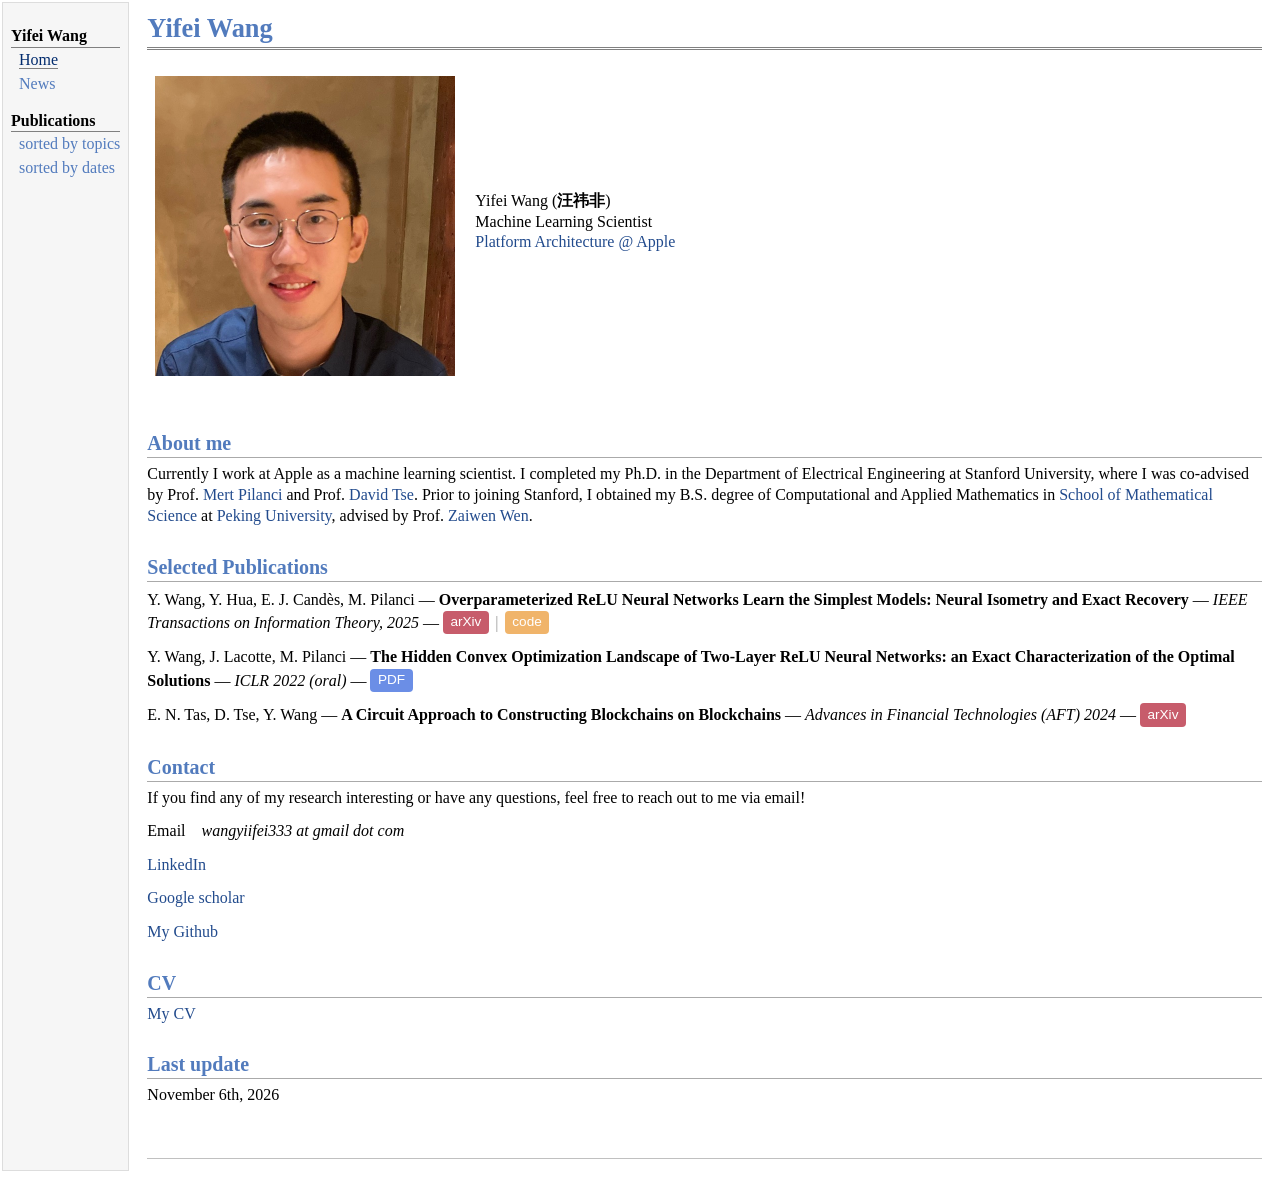
<file: index.html>
<!DOCTYPE html>
<html lang="en">
<head>
<meta name="generator" content="jemdoc, see http://jemdoc.jaboc.net/" />
<meta charset="utf-8" />
<meta name="viewport" content="width=device-width, initial-scale=1" />
<link rel="stylesheet" href="jemdoc.css" type="text/css" />
<title>Yifei Wang</title>
</head>
<body>
<table summary="Table for page layout." id="tlayout">
<tr valign="top">
<td id="layout-menu">
<div class="menu-category">Yifei Wang</div>
<div class="menu-item"><a href="index.html" class="current">Home</a></div>
<div class="menu-item"><a href="news.html">News</a></div>
<div class="menu-category">Publications</div>
<div class="menu-item"><a href="publications_topic.html">sorted&nbsp;by&nbsp;topics</a></div>
<div class="menu-item"><a href="publications_date.html">sorted&nbsp;by&nbsp;dates</a></div>
</td>
<td id="layout-content">
<div id="toptitle">
<h1>Yifei Wang</h1>
</div>
<table class="imgtable"><tr><td>
<img src="myphoto.JPG" alt="Yifei Wang" width="300" />&nbsp;</td>
<td align="left"><p>Yifei Wang (<span lang="utf-8" xml:lang="ko"><b>汪祎非</b></span>)<br />
Machine Learning Scientist <br />
<a href="https://www.apple.com">Platform Architecture @ Apple</a><br /></p>
</td></tr></table>
<p><br /></p>
<h2>About me</h2>
<p>Currently I work at Apple as a machine learning scientist. I completed my Ph.D. in the Department of Electrical Engineering at Stanford University, where I was co-advised by Prof. <a href="https://stanford.edu/~pilanci/">Mert Pilanci</a> and Prof. <a href="https://tselab.stanford.edu/people/principal-investigator/david-tse/">David Tse</a>. Prior to joining Stanford, I obtained my B.S. degree of Computational and Applied Mathematics in <a href="https://www.math.pku.edu.cn/en/">School of Mathematical Science</a> at <a href="https://english.pku.edu.cn">Peking University</a>, advised by Prof. <a href="https://bicmr.pku.edu.cn/~wenzw/">Zaiwen Wen</a>.</p>
<h2>Selected Publications</h2>
<div class="pub">Y. Wang, Y. Hua, E. J. Cand&egrave;s, M. Pilanci &mdash; <span class="pub-title">Overparameterized ReLU Neural Networks Learn the Simplest Models: Neural Isometry and Exact Recovery</span> &mdash; <em>IEEE Transactions on Information Theory, 2025</em> &mdash; <a class="badge arxiv" href="https://arxiv.org/abs/2209.15265">arXiv</a> <span class="sep">|</span> <a class="badge code" href="https://github.com/pilancilab/Neural-recovery">code</a></div>
<div class="pub">Y. Wang, J. Lacotte, M. Pilanci &mdash; <span class="pub-title">The Hidden Convex Optimization Landscape of Two-Layer ReLU Neural Networks: an Exact Characterization of the Optimal Solutions</span> &mdash; <em>ICLR 2022 (oral)</em> &mdash; <a class="badge pdf" href="https://openreview.net/pdf?id=Z7Lk2cQEG8a">PDF</a></div>
<div class="pub">E. N. Tas, D. Tse, Y. Wang &mdash; <span class="pub-title">A Circuit Approach to Constructing Blockchains on Blockchains</span> &mdash; <em>Advances in Financial Technologies (AFT) 2024</em> &mdash; <a class="badge arxiv" href="https://arxiv.org/abs/2402.00220">arXiv</a></div>
<h2>Contact</h2>
<p>If you find any of my research interesting or have any questions, feel free to reach out to me via email!</p>
<p>Email &nbsp;&nbsp; <i>wangyiifei333 at gmail dot com</i></p>
<p><a href="https://www.linkedin.com/in/yifei-wang-54a180218/">LinkedIn</a> </p>
<p><a href="https://scholar.google.com/citations?user=b4PmtFkAAAAJ&amp;hl=en">Google scholar</a> </p>
<p><a href="https://github.com/YiifeiWang">My Github</a> </p>
<h2>CV</h2>
<p><a href="files/YifeiWang_CV.pdf">My CV</a></p>
<h2>Last update</h2>
<p>November 6th, 2026</p>
<div id="footer">
<div id="footer-text">
</div>
</div>
</td>
</tr>
</table>
</body>
</html>
</file>
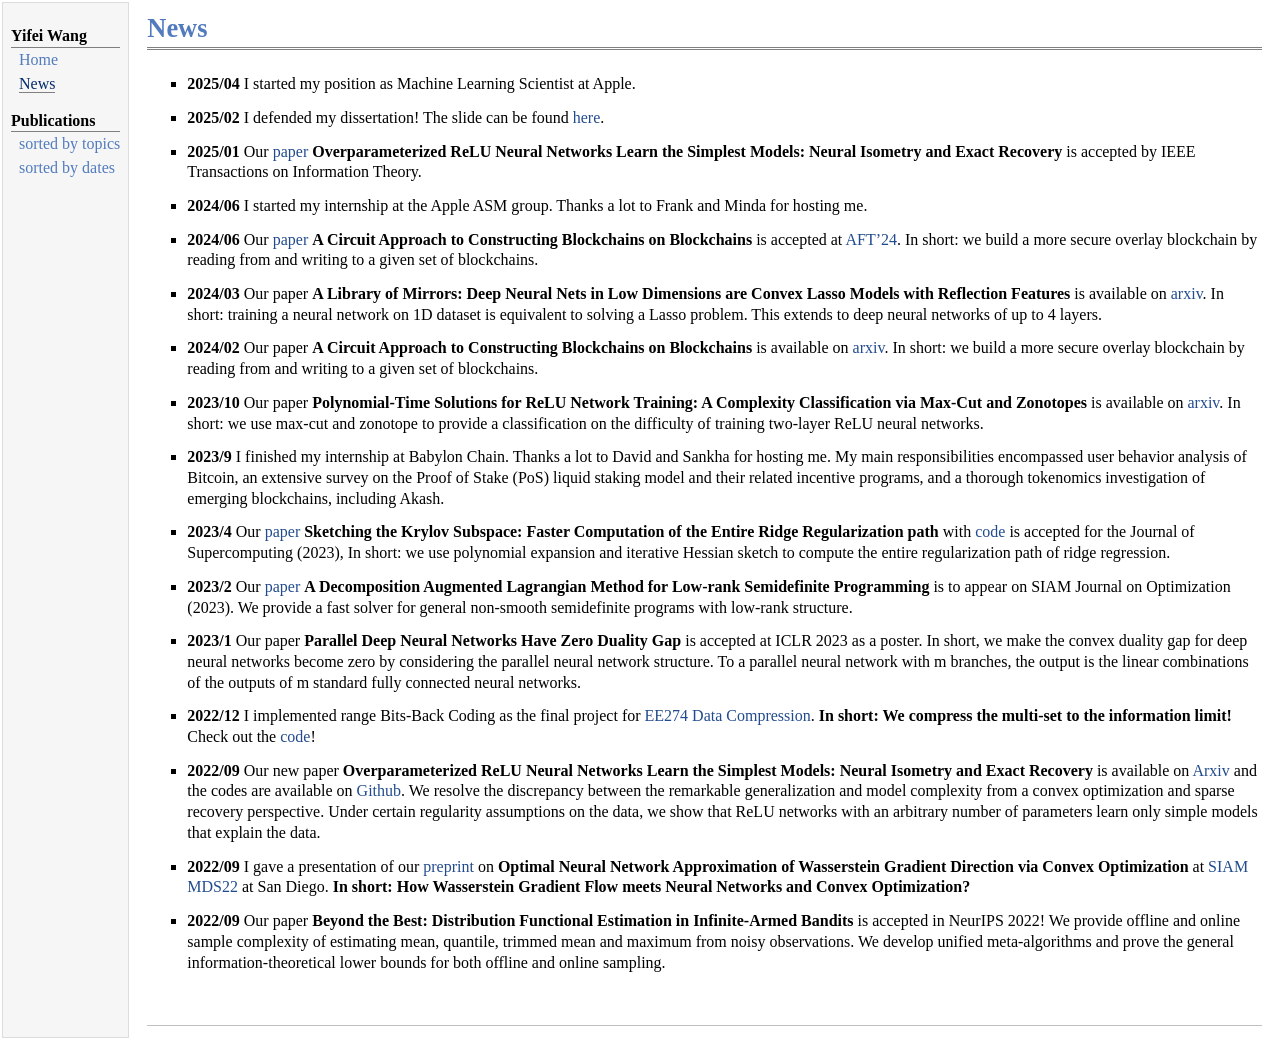
<file: news.html>
<!DOCTYPE html>
<html lang="en">
<head>
<meta name="generator" content="jemdoc, see http://jemdoc.jaboc.net/" />
<meta charset="utf-8" />
<meta name="viewport" content="width=device-width, initial-scale=1" />
<link rel="stylesheet" href="jemdoc.css" type="text/css" />
<title>News</title>
</head>
<body>
<table summary="Table for page layout." id="tlayout">
<tr valign="top">
<td id="layout-menu">
<div class="menu-category">Yifei Wang</div>
<div class="menu-item"><a href="index.html">Home</a></div>
<div class="menu-item"><a href="news.html" class="current">News</a></div>
<div class="menu-category">Publications</div>
<div class="menu-item"><a href="publications_topic.html">sorted&nbsp;by&nbsp;topics</a></div>
<div class="menu-item"><a href="publications_date.html">sorted&nbsp;by&nbsp;dates</a></div>
</td>
<td id="layout-content">
<div id="toptitle">
<h1>News</h1>
</div>
<ul>
<li><p><b>2025/04</b> I started my position as Machine Learning Scientist at Apple.</p>
</li>
</ul>
<ul>
<li><p><b>2025/02</b> I defended my dissertation! The slide can be found <a href="https://yiifeiwang.github.io/files/Yifei_s_Oral_Defense.pdf">here</a>.</p>
</li>
</ul>
<ul>
<li><p><b>2025/01</b> Our <a href="https://arxiv.org/abs/2209.15265">paper</a> <b>Overparameterized ReLU Neural Networks Learn the Simplest Models: Neural Isometry and Exact Recovery</b> is accepted by IEEE Transactions on Information Theory.</p>
</li>
</ul>
<ul>
<li><p><b>2024/06</b> I started my internship at the Apple ASM group. Thanks a lot to Frank and Minda for hosting me.</p>
</li>
</ul>
<ul>
<li><p><b>2024/06</b> Our <a href="https://arxiv.org/abs/2402.00220">paper</a> <b>A Circuit Approach to Constructing Blockchains on Blockchains</b> is accepted at <a href="https://aftconf.github.io/aft24/index.html">AFT&rsquo;24</a>. In short: we build a more secure overlay blockchain by reading from and writing to a given set of blockchains.</p>
</li>
</ul>
<ul>
<li><p><b>2024/03</b> Our paper <b>A Library of Mirrors: Deep Neural Nets in Low Dimensions are Convex Lasso Models with Reflection Features</b> is available on <a href="https://arxiv.org/pdf/2403.01046.pdf">arxiv</a>. In short: training a neural network on 1D dataset is equivalent to solving a Lasso problem. This extends to deep neural networks of up to 4 layers.</p>
</li>
</ul>
<ul>
<li><p><b>2024/02</b> Our paper <b>A Circuit Approach to Constructing Blockchains on Blockchains</b> is available on <a href="https://arxiv.org/abs/2402.00220">arxiv</a>. In short: we build a more secure overlay blockchain by reading from and writing to a given set of blockchains. </p>
</li>
</ul>
<ul>
<li><p><b>2023/10</b> Our paper <b>Polynomial-Time Solutions for ReLU Network Training: A Complexity Classification via Max-Cut and Zonotopes</b> is available on <a href="https://arxiv.org/abs/2311.10972">arxiv</a>. In short: we use max-cut and zonotope to provide a classification on the difficulty of training two-layer ReLU neural networks. </p>
</li>
</ul>
<ul>
<li><p><b>2023/9</b> I finished my internship at Babylon Chain. Thanks a lot to David and Sankha for hosting me. My main responsibilities encompassed user behavior analysis of Bitcoin, an extensive survey on the Proof of Stake (PoS) liquid staking model and their related incentive programs, and a thorough tokenomics investigation of emerging blockchains, including Akash. </p>
</li>
</ul>
<ul>
<li><p><b>2023/4</b> Our <a href="https://arxiv.org/pdf/2210.12212.pdf">paper</a> <b>Sketching the Krylov Subspace: Faster Computation of the Entire Ridge Regularization path</b> with <a href="https://github.com/pilancilab/IHS-BIN">code</a> is accepted for the Journal of Supercomputing (2023), In short: we use polynomial expansion and iterative Hessian sketch to compute the entire regularization path of ridge regression.</p>
</li>
</ul>
<ul>
<li><p><b>2023/2</b> Our <a href="https://arxiv.org/abs/2109.11707">paper</a> <b>A Decomposition Augmented Lagrangian Method for Low-rank Semidefinite Programming</b> is to appear on SIAM Journal on Optimization (2023). We provide a fast solver for general non-smooth semidefinite programs with low-rank structure.</p>
</li>
</ul>
<ul>
<li><p><b>2023/1</b> Our paper <b>Parallel Deep Neural Networks Have Zero Duality Gap</b> is accepted at ICLR 2023 as a poster. In short, we make the convex duality gap for deep neural networks become zero by considering the parallel neural network structure. To a parallel neural network with m branches, the output is the linear combinations of the outputs of m standard fully connected neural networks. </p>
</li>
</ul>
<ul>
<li><p><b>2022/12</b> I implemented range Bits-Back Coding as the final project for <a href="https://stanforddatacompressionclass.github.io/Fall22/">EE274 Data Compression</a>. <b>In short: We compress the multi-set to the information limit!</b> Check out the <a href="https://github.com/YiifeiWang/Bits-back-Coding">code</a>!</p>
</li>
</ul>
<ul>
<li><p><b>2022/09</b> Our new paper <b>Overparameterized ReLU Neural Networks Learn the Simplest Models: Neural Isometry and Exact Recovery</b> is available on <a href="https://arxiv.org/abs/2209.15265">Arxiv</a> and the codes are available on <a href="https://github.com/pilancilab/Neural-recovery">Github</a>. We resolve the discrepancy between the remarkable generalization and model complexity from a convex optimization and sparse recovery perspective. Under certain regularity assumptions on the data, we show that ReLU networks with an arbitrary number of parameters learn only simple models that explain the data.</p>
</li>
</ul>
<ul>
<li><p><b>2022/09</b> I gave a presentation of our <a href="https://arxiv.org/pdf/2205.13098.pdf">preprint</a> on <b>Optimal Neural Network Approximation of Wasserstein Gradient Direction via Convex Optimization</b> at <a href="https://siammds22.us2.pathable.com/meetings/virtual/hAcND2raXY7cYvG2m">SIAM MDS22</a> at San Diego. <b>In short: How Wasserstein Gradient Flow meets Neural Networks and Convex Optimization?</b></p>
</li>
</ul>
<ul>
<li><p><b>2022/09</b> Our paper <b>Beyond the Best: Distribution Functional Estimation in Infinite-Armed Bandits</b> is accepted in NeurIPS 2022! We provide offline and online sample complexity of estimating mean, quantile, trimmed mean and maximum from noisy observations. We develop unified meta-algorithms and prove the general information-theoretical lower bounds for both offline and online sampling.</p>
</li>
</ul>
<div id="footer">
<div id="footer-text">
</div>
</div>
</td>
</tr>
</table>
</body>
</html>
</file>
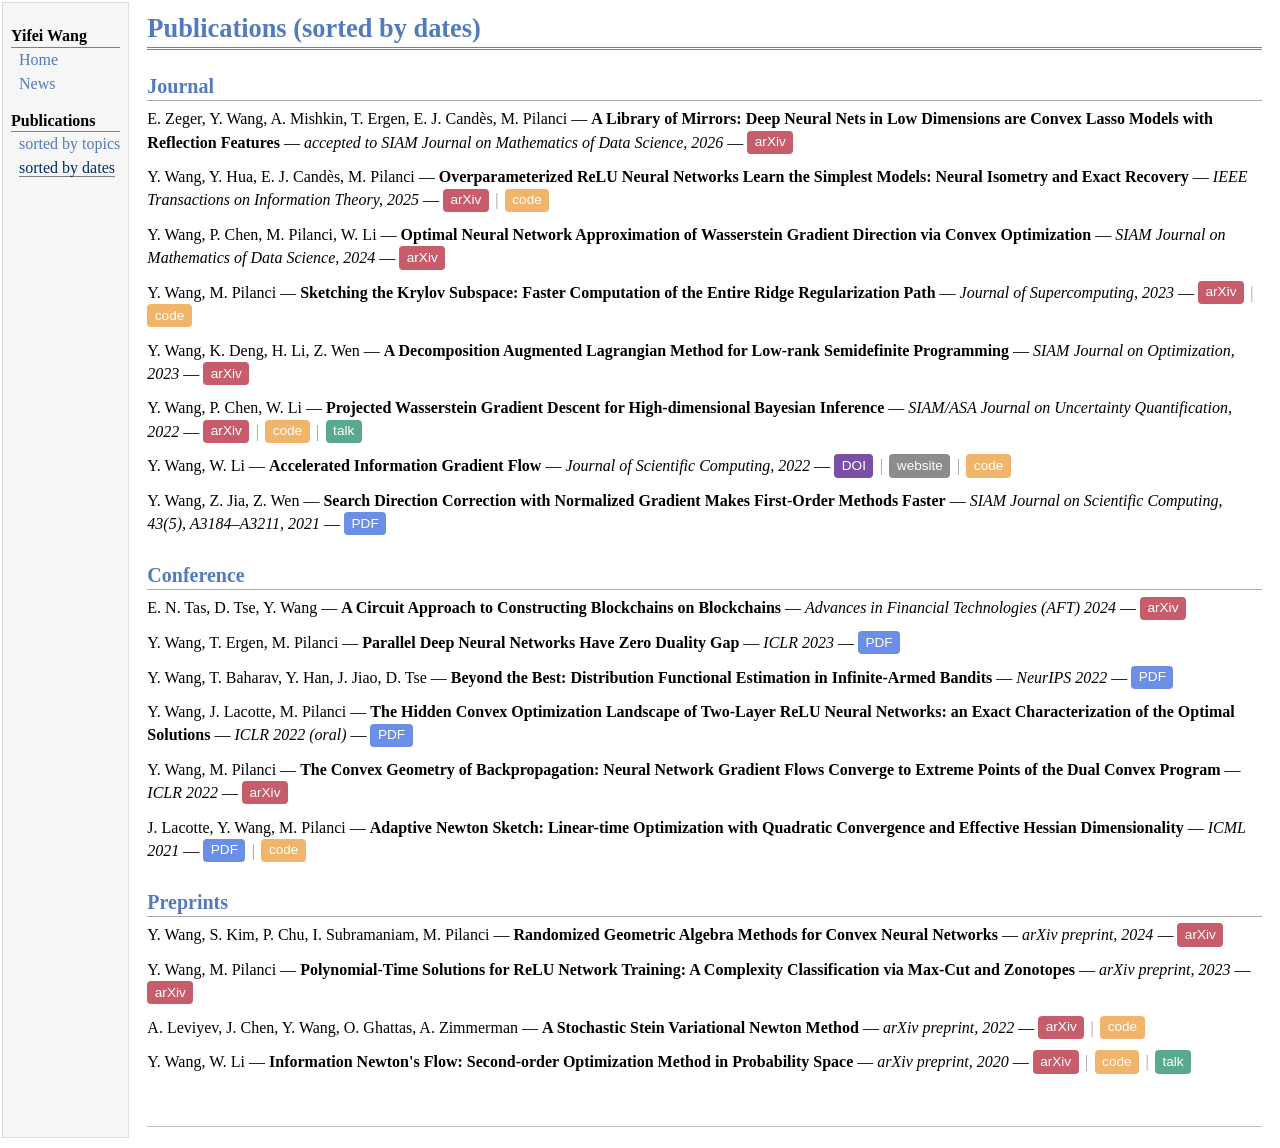
<file: publications_date.html>
<!DOCTYPE html>
<html lang="en">
<head>
<meta name="generator" content="jemdoc, see http://jemdoc.jaboc.net/" />
<meta charset="utf-8" />
<meta name="viewport" content="width=device-width, initial-scale=1" />
<link rel="stylesheet" href="jemdoc.css" type="text/css" />
<title>Publications (sorted by dates)</title>
</head>
<body>
<table summary="Table for page layout." id="tlayout">
<tr valign="top">
<td id="layout-menu">
<div class="menu-category">Yifei Wang</div>
<div class="menu-item"><a href="index.html">Home</a></div>
<div class="menu-item"><a href="news.html">News</a></div>
<div class="menu-category">Publications</div>
<div class="menu-item"><a href="publications_topic.html">sorted&nbsp;by&nbsp;topics</a></div>
<div class="menu-item"><a href="publications_date.html" class="current">sorted&nbsp;by&nbsp;dates</a></div>
</td>
<td id="layout-content">
<div id="toptitle">
<h1>Publications (sorted by dates)</h1>
</div>
<h2>Journal</h2>
<div class="pub">E. Zeger, Y. Wang, A. Mishkin, T. Ergen, E. J. Cand&egrave;s, M. Pilanci &mdash; <span class="pub-title">A Library of Mirrors: Deep Neural Nets in Low Dimensions are Convex Lasso Models with Reflection Features</span> &mdash; <em>accepted to SIAM Journal on Mathematics of Data Science, 2026</em> &mdash; <a class="badge arxiv" href="https://arxiv.org/abs/2403.01046">arXiv</a></div>
<div class="pub">Y. Wang, Y. Hua, E. J. Cand&egrave;s, M. Pilanci &mdash; <span class="pub-title">Overparameterized ReLU Neural Networks Learn the Simplest Models: Neural Isometry and Exact Recovery</span> &mdash; <em>IEEE Transactions on Information Theory, 2025</em> &mdash; <a class="badge arxiv" href="https://arxiv.org/abs/2209.15265">arXiv</a> <span class="sep">|</span> <a class="badge code" href="https://github.com/pilancilab/Neural-recovery">code</a></div>
<div class="pub">Y. Wang, P. Chen, M. Pilanci, W. Li &mdash; <span class="pub-title">Optimal Neural Network Approximation of Wasserstein Gradient Direction via Convex Optimization</span> &mdash; <em>SIAM Journal on Mathematics of Data Science, 2024</em> &mdash; <a class="badge arxiv" href="https://arxiv.org/abs/2205.13098">arXiv</a></div>
<div class="pub">Y. Wang, M. Pilanci &mdash; <span class="pub-title">Sketching the Krylov Subspace: Faster Computation of the Entire Ridge Regularization Path</span> &mdash; <em>Journal of Supercomputing, 2023</em> &mdash; <a class="badge arxiv" href="https://arxiv.org/abs/2210.12212">arXiv</a> <span class="sep">|</span> <a class="badge code" href="https://github.com/pilancilab/IHS-BIN">code</a></div>
<div class="pub">Y. Wang, K. Deng, H. Li, Z. Wen &mdash; <span class="pub-title">A Decomposition Augmented Lagrangian Method for Low-rank Semidefinite Programming</span> &mdash; <em>SIAM Journal on Optimization, 2023</em> &mdash; <a class="badge arxiv" href="https://arxiv.org/abs/2109.11707">arXiv</a></div>
<div class="pub">Y. Wang, P. Chen, W. Li &mdash; <span class="pub-title">Projected Wasserstein Gradient Descent for High-dimensional Bayesian Inference</span> &mdash; <em>SIAM/ASA Journal on Uncertainty Quantification, 2022</em> &mdash; <a class="badge arxiv" href="https://arxiv.org/abs/2102.06350">arXiv</a> <span class="sep">|</span> <a class="badge code" href="https://github.com/cpempire/pWGD">code</a> <span class="sep">|</span> <a class="badge talk" href="https://siammds22.us2.pathable.com/meetings/virtual/7EAHyezWq7gLK9KSH">talk</a></div>
<div class="pub">Y. Wang, W. Li &mdash; <span class="pub-title">Accelerated Information Gradient Flow</span> &mdash; <em>Journal of Scientific Computing, 2022</em> &mdash; <a class="badge doi" href="https://doi.org/10.1007/s10915-021-01709-3">DOI</a> <span class="sep">|</span> <a class="badge website" href="https://sites.google.com/view/acc-info-grad/home">website</a> <span class="sep">|</span> <a class="badge code" href="https://github.com/YiifeiWang/Accelerated-Information-Gradient-flow">code</a></div>
<div class="pub">Y. Wang, Z. Jia, Z. Wen &mdash; <span class="pub-title">Search Direction Correction with Normalized Gradient Makes First-Order Methods Faster</span> &mdash; <em>SIAM Journal on Scientific Computing, 43(5), A3184&ndash;A3211, 2021</em> &mdash; <a class="badge pdf" href="files/search_direction_correction.pdf">PDF</a></div>
<h2>Conference</h2>
<div class="pub">E. N. Tas, D. Tse, Y. Wang &mdash; <span class="pub-title">A Circuit Approach to Constructing Blockchains on Blockchains</span> &mdash; <em>Advances in Financial Technologies (AFT) 2024</em> &mdash; <a class="badge arxiv" href="https://arxiv.org/abs/2402.00220">arXiv</a></div>
<div class="pub">Y. Wang, T. Ergen, M. Pilanci &mdash; <span class="pub-title">Parallel Deep Neural Networks Have Zero Duality Gap</span> &mdash; <em>ICLR 2023</em> &mdash; <a class="badge pdf" href="https://openreview.net/pdf?id=6zrOr_Rdhjs">PDF</a></div>
<div class="pub">Y. Wang, T. Baharav, Y. Han, J. Jiao, D. Tse &mdash; <span class="pub-title">Beyond the Best: Distribution Functional Estimation in Infinite-Armed Bandits</span> &mdash; <em>NeurIPS 2022</em> &mdash; <a class="badge pdf" href="https://openreview.net/pdf?id=q16HXpXtjJn">PDF</a></div>
<div class="pub">Y. Wang, J. Lacotte, M. Pilanci &mdash; <span class="pub-title">The Hidden Convex Optimization Landscape of Two-Layer ReLU Neural Networks: an Exact Characterization of the Optimal Solutions</span> &mdash; <em>ICLR 2022 (oral)</em> &mdash; <a class="badge pdf" href="https://openreview.net/pdf?id=Z7Lk2cQEG8a">PDF</a></div>
<div class="pub">Y. Wang, M. Pilanci &mdash; <span class="pub-title">The Convex Geometry of Backpropagation: Neural Network Gradient Flows Converge to Extreme Points of the Dual Convex Program</span> &mdash; <em>ICLR 2022</em> &mdash; <a class="badge arxiv" href="https://arxiv.org/abs/2110.06488">arXiv</a></div>
<div class="pub">J. Lacotte, Y. Wang, M. Pilanci &mdash; <span class="pub-title">Adaptive Newton Sketch: Linear-time Optimization with Quadratic Convergence and Effective Hessian Dimensionality</span> &mdash; <em>ICML 2021</em> &mdash; <a class="badge pdf" href="http://proceedings.mlr.press/v139/lacotte21a/lacotte21a.pdf">PDF</a> <span class="sep">|</span> <a class="badge code" href="https://github.com/pilancilab/Adaptive-Newton-Sketch">code</a></div>
<h2>Preprints</h2>
<div class="pub">Y. Wang, S. Kim, P. Chu, I. Subramaniam, M. Pilanci &mdash; <span class="pub-title">Randomized Geometric Algebra Methods for Convex Neural Networks</span> &mdash; <em>arXiv preprint, 2024</em> &mdash; <a class="badge arxiv" href="https://arxiv.org/abs/2406.02806">arXiv</a></div>
<div class="pub">Y. Wang, M. Pilanci &mdash; <span class="pub-title">Polynomial-Time Solutions for ReLU Network Training: A Complexity Classification via Max-Cut and Zonotopes</span> &mdash; <em>arXiv preprint, 2023</em> &mdash; <a class="badge arxiv" href="https://arxiv.org/abs/2311.10972">arXiv</a></div>
<div class="pub">A. Leviyev, J. Chen, Y. Wang, O. Ghattas, A. Zimmerman &mdash; <span class="pub-title">A Stochastic Stein Variational Newton Method</span> &mdash; <em>arXiv preprint, 2022</em> &mdash; <a class="badge arxiv" href="https://arxiv.org/abs/2204.09039">arXiv</a> <span class="sep">|</span> <a class="badge code" href="https://github.com/leviyevalex/sSVN">code</a></div>
<div class="pub">Y. Wang, W. Li &mdash; <span class="pub-title">Information Newton's Flow: Second-order Optimization Method in Probability Space</span> &mdash; <em>arXiv preprint, 2020</em> &mdash; <a class="badge arxiv" href="https://arxiv.org/abs/2001.04341">arXiv</a> <span class="sep">|</span> <a class="badge code" href="https://github.com/YiifeiWang/Information-Newton-flow">code</a> <span class="sep">|</span> <a class="badge talk" href="https://siammds22.us2.pathable.com/meetings/virtual/qT5akBPeJ6o4by9Fc">talk</a></div>
<div id="footer">
<div id="footer-text">
</div>
</div>
</td>
</tr>
</table>
</body>
</html>
</file>
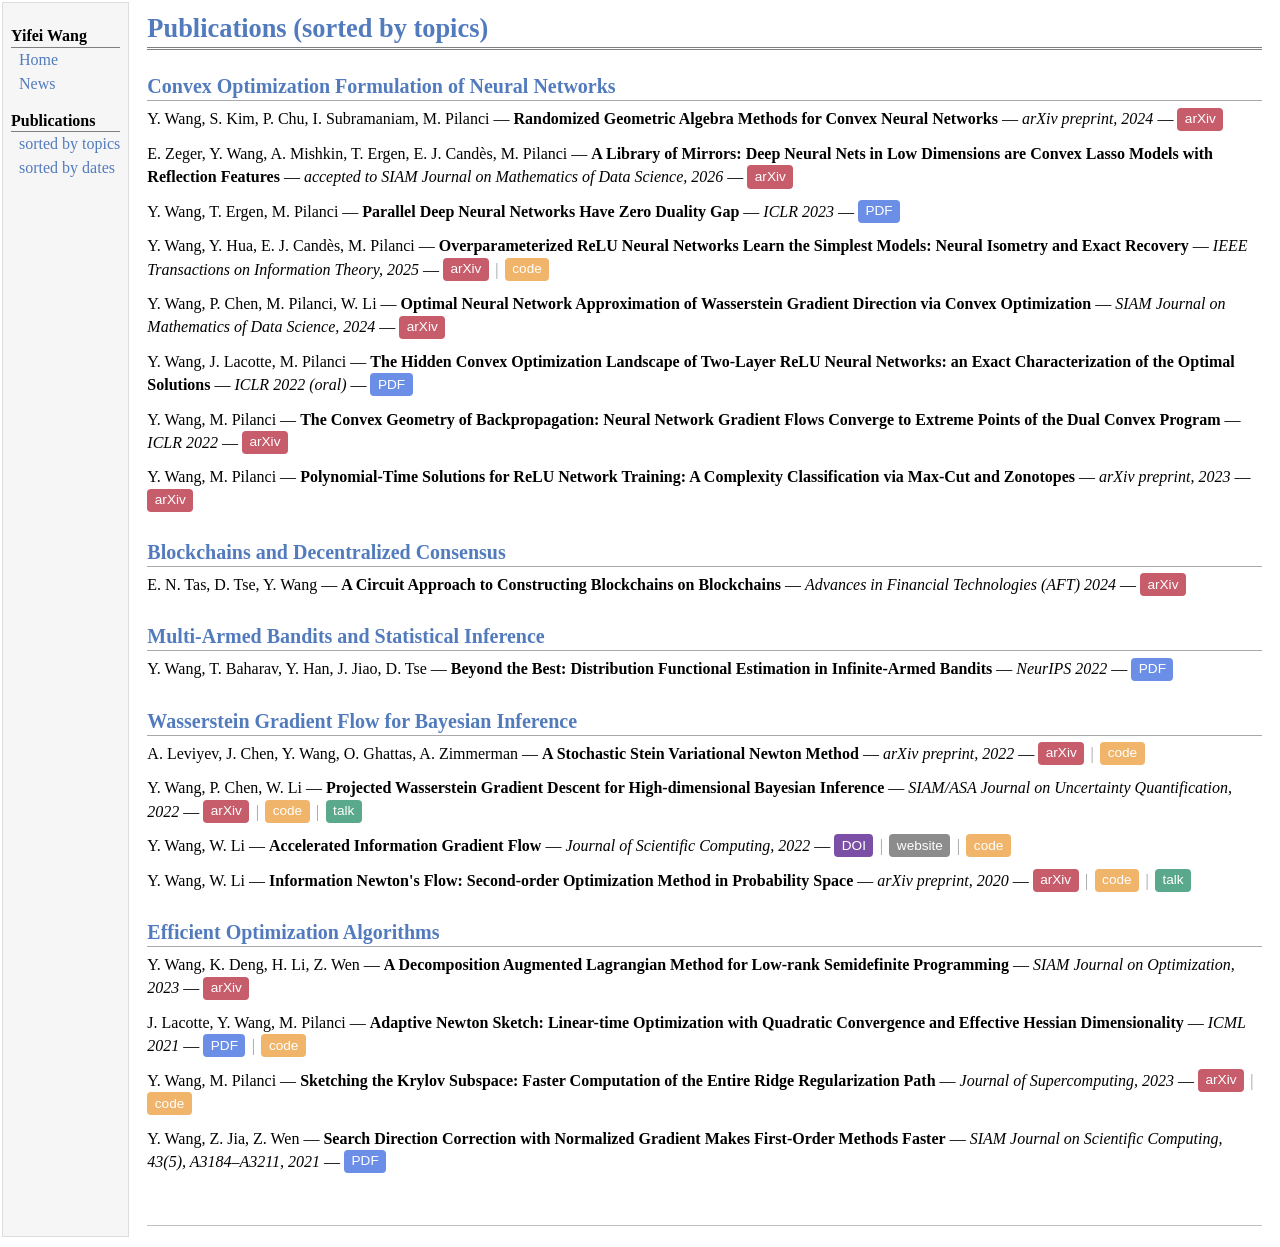
<file: publications_topic.html>
<!DOCTYPE html>
<html lang="en">
<head>
<meta name="generator" content="jemdoc, see http://jemdoc.jaboc.net/" />
<meta charset="utf-8" />
<meta name="viewport" content="width=device-width, initial-scale=1" />
<link rel="stylesheet" href="jemdoc.css" type="text/css" />
<title>Publications (sorted by topics)</title>
</head>
<body>
<table summary="Table for page layout." id="tlayout">
<tr valign="top">
<td id="layout-menu">
<div class="menu-category">Yifei Wang</div>
<div class="menu-item"><a href="index.html">Home</a></div>
<div class="menu-item"><a href="news.html">News</a></div>
<div class="menu-category">Publications</div>
<div class="menu-item"><a href="publications_topic.html">sorted&nbsp;by&nbsp;topics</a></div>
<div class="menu-item"><a href="publications_date.html">sorted&nbsp;by&nbsp;dates</a></div>
</td>
<td id="layout-content">
<div id="toptitle">
<h1>Publications (sorted by topics)</h1>
</div>
<h2>Convex Optimization Formulation of Neural Networks</h2>
<div class="pub">Y. Wang, S. Kim, P. Chu, I. Subramaniam, M. Pilanci &mdash; <span class="pub-title">Randomized Geometric Algebra Methods for Convex Neural Networks</span> &mdash; <em>arXiv preprint, 2024</em> &mdash; <a class="badge arxiv" href="https://arxiv.org/abs/2406.02806">arXiv</a></div>
<div class="pub">E. Zeger, Y. Wang, A. Mishkin, T. Ergen, E. J. Cand&egrave;s, M. Pilanci &mdash; <span class="pub-title">A Library of Mirrors: Deep Neural Nets in Low Dimensions are Convex Lasso Models with Reflection Features</span> &mdash; <em>accepted to SIAM Journal on Mathematics of Data Science, 2026</em> &mdash; <a class="badge arxiv" href="https://arxiv.org/abs/2403.01046">arXiv</a></div>
<div class="pub">Y. Wang, T. Ergen, M. Pilanci &mdash; <span class="pub-title">Parallel Deep Neural Networks Have Zero Duality Gap</span> &mdash; <em>ICLR 2023</em> &mdash; <a class="badge pdf" href="https://openreview.net/pdf?id=6zrOr_Rdhjs">PDF</a></div>
<div class="pub">Y. Wang, Y. Hua, E. J. Cand&egrave;s, M. Pilanci &mdash; <span class="pub-title">Overparameterized ReLU Neural Networks Learn the Simplest Models: Neural Isometry and Exact Recovery</span> &mdash; <em>IEEE Transactions on Information Theory, 2025</em> &mdash; <a class="badge arxiv" href="https://arxiv.org/abs/2209.15265">arXiv</a> <span class="sep">|</span> <a class="badge code" href="https://github.com/pilancilab/Neural-recovery">code</a></div>
<div class="pub">Y. Wang, P. Chen, M. Pilanci, W. Li &mdash; <span class="pub-title">Optimal Neural Network Approximation of Wasserstein Gradient Direction via Convex Optimization</span> &mdash; <em>SIAM Journal on Mathematics of Data Science, 2024</em> &mdash; <a class="badge arxiv" href="https://arxiv.org/abs/2205.13098">arXiv</a></div>
<div class="pub">Y. Wang, J. Lacotte, M. Pilanci &mdash; <span class="pub-title">The Hidden Convex Optimization Landscape of Two-Layer ReLU Neural Networks: an Exact Characterization of the Optimal Solutions</span> &mdash; <em>ICLR 2022 (oral)</em> &mdash; <a class="badge pdf" href="https://openreview.net/pdf?id=Z7Lk2cQEG8a">PDF</a></div>
<div class="pub">Y. Wang, M. Pilanci &mdash; <span class="pub-title">The Convex Geometry of Backpropagation: Neural Network Gradient Flows Converge to Extreme Points of the Dual Convex Program</span> &mdash; <em>ICLR 2022</em> &mdash; <a class="badge arxiv" href="https://arxiv.org/abs/2110.06488">arXiv</a></div>
<div class="pub">Y. Wang, M. Pilanci &mdash; <span class="pub-title">Polynomial-Time Solutions for ReLU Network Training: A Complexity Classification via Max-Cut and Zonotopes</span> &mdash; <em>arXiv preprint, 2023</em> &mdash; <a class="badge arxiv" href="https://arxiv.org/abs/2311.10972">arXiv</a></div>
<h2>Blockchains and Decentralized Consensus</h2>
<div class="pub">E. N. Tas, D. Tse, Y. Wang &mdash; <span class="pub-title">A Circuit Approach to Constructing Blockchains on Blockchains</span> &mdash; <em>Advances in Financial Technologies (AFT) 2024</em> &mdash; <a class="badge arxiv" href="https://arxiv.org/abs/2402.00220">arXiv</a></div>
<h2>Multi-Armed Bandits and Statistical Inference</h2>
<div class="pub">Y. Wang, T. Baharav, Y. Han, J. Jiao, D. Tse &mdash; <span class="pub-title">Beyond the Best: Distribution Functional Estimation in Infinite-Armed Bandits</span> &mdash; <em>NeurIPS 2022</em> &mdash; <a class="badge pdf" href="https://openreview.net/pdf?id=q16HXpXtjJn">PDF</a></div>
<h2>Wasserstein Gradient Flow for Bayesian Inference</h2>
<div class="pub">A. Leviyev, J. Chen, Y. Wang, O. Ghattas, A. Zimmerman &mdash; <span class="pub-title">A Stochastic Stein Variational Newton Method</span> &mdash; <em>arXiv preprint, 2022</em> &mdash; <a class="badge arxiv" href="https://arxiv.org/abs/2204.09039">arXiv</a> <span class="sep">|</span> <a class="badge code" href="https://github.com/leviyevalex/sSVN">code</a></div>
<div class="pub">Y. Wang, P. Chen, W. Li &mdash; <span class="pub-title">Projected Wasserstein Gradient Descent for High-dimensional Bayesian Inference</span> &mdash; <em>SIAM/ASA Journal on Uncertainty Quantification, 2022</em> &mdash; <a class="badge arxiv" href="https://arxiv.org/abs/2102.06350">arXiv</a> <span class="sep">|</span> <a class="badge code" href="https://github.com/cpempire/pWGD">code</a> <span class="sep">|</span> <a class="badge talk" href="https://siammds22.us2.pathable.com/meetings/virtual/7EAHyezWq7gLK9KSH">talk</a></div>
<div class="pub">Y. Wang, W. Li &mdash; <span class="pub-title">Accelerated Information Gradient Flow</span> &mdash; <em>Journal of Scientific Computing, 2022</em> &mdash; <a class="badge doi" href="https://doi.org/10.1007/s10915-021-01709-3">DOI</a> <span class="sep">|</span> <a class="badge website" href="https://sites.google.com/view/acc-info-grad/home">website</a> <span class="sep">|</span> <a class="badge code" href="https://github.com/YiifeiWang/Accelerated-Information-Gradient-flow">code</a></div>
<div class="pub">Y. Wang, W. Li &mdash; <span class="pub-title">Information Newton's Flow: Second-order Optimization Method in Probability Space</span> &mdash; <em>arXiv preprint, 2020</em> &mdash; <a class="badge arxiv" href="https://arxiv.org/abs/2001.04341">arXiv</a> <span class="sep">|</span> <a class="badge code" href="https://github.com/YiifeiWang/Information-Newton-flow">code</a> <span class="sep">|</span> <a class="badge talk" href="https://siammds22.us2.pathable.com/meetings/virtual/qT5akBPeJ6o4by9Fc">talk</a></div>
<h2>Efficient Optimization Algorithms</h2>
<div class="pub">Y. Wang, K. Deng, H. Li, Z. Wen &mdash; <span class="pub-title">A Decomposition Augmented Lagrangian Method for Low-rank Semidefinite Programming</span> &mdash; <em>SIAM Journal on Optimization, 2023</em> &mdash; <a class="badge arxiv" href="https://arxiv.org/abs/2109.11707">arXiv</a></div>
<div class="pub">J. Lacotte, Y. Wang, M. Pilanci &mdash; <span class="pub-title">Adaptive Newton Sketch: Linear-time Optimization with Quadratic Convergence and Effective Hessian Dimensionality</span> &mdash; <em>ICML 2021</em> &mdash; <a class="badge pdf" href="http://proceedings.mlr.press/v139/lacotte21a/lacotte21a.pdf">PDF</a> <span class="sep">|</span> <a class="badge code" href="https://github.com/pilancilab/Adaptive-Newton-Sketch">code</a></div>
<div class="pub">Y. Wang, M. Pilanci &mdash; <span class="pub-title">Sketching the Krylov Subspace: Faster Computation of the Entire Ridge Regularization Path</span> &mdash; <em>Journal of Supercomputing, 2023</em> &mdash; <a class="badge arxiv" href="https://arxiv.org/abs/2210.12212">arXiv</a> <span class="sep">|</span> <a class="badge code" href="https://github.com/pilancilab/IHS-BIN">code</a></div>
<div class="pub">Y. Wang, Z. Jia, Z. Wen &mdash; <span class="pub-title">Search Direction Correction with Normalized Gradient Makes First-Order Methods Faster</span> &mdash; <em>SIAM Journal on Scientific Computing, 43(5), A3184&ndash;A3211, 2021</em> &mdash; <a class="badge pdf" href="files/search_direction_correction.pdf">PDF</a></div>
<div id="footer">
<div id="footer-text">
</div>
</div>
</td>
</tr>
</table>
</body>
</html>
</file>
<file: jemdoc.css>
/* Default css file for jemdoc. */

table#tlayout {
	border: none;
	border-collapse: separate;
	background: white;
}

body {
	background: white;
	font-family: Georgia, serif;
	padding-bottom: 8px;
	margin: 0;
}

#layout-menu {
	background: #f6f6f6;
	border: 1px solid #dddddd;
	padding-top: 0.5em;
	padding-left: 8px;
	padding-right: 8px;
	font-size: 1.0em;
	width: auto;
	white-space: nowrap;
	text-align: left;
	vertical-align: top;
}

#layout-menu td {
	background: #f4f4f4;
	vertical-align: top;
}

#layout-content {
	padding-top: 0.0em;
	padding-left: 1.0em;
	padding-right: 1.0em;
	border: none;
	background: white;
	text-align: left;
	vertical-align: top;
}

#layout-menu a {
	line-height: 1.5em;
	margin-left: 0.5em;
}

tt {
	background: #ffffdd;
}

pre, tt {
	font-size: 90%;
	font-family: monaco, monospace;
}

a, a > tt {
	color: #224b8d;
	text-decoration: none;
}

a:hover {
	border-bottom: 1px gray dotted;
}

#layout-menu a.current:link, #layout-menu a.current:visited {
	color: #022b6d;
	border-bottom: 1px gray solid;
}
#layout-menu a:link, #layout-menu a:visited, #layout-menu a:hover {
	color: #527bbd;
	text-decoration: none;
}
#layout-menu a:hover {
	text-decoration: none;
}

div.menu-category {
	border-bottom: 1px solid gray;
	margin-top: 0.8em;
	padding-top: 0.2em;
	padding-bottom: 0.1em;
	font-weight: bold;
}

div.menu-item {
	padding-left: 16px;
	text-indent: -16px;
}

div#toptitle {
	padding-bottom: 0.2em;
	margin-bottom: 1.5em;
	border-bottom: 3px double gray;
}

/* Reduce space if we begin the page with a title. */
div#toptitle + h2, div#toptitle + h3 {
	margin-top: -0.7em;
}

div#subtitle {
	margin-top: 0.0em;
	margin-bottom: 0.0em;
	padding-top: 0em;
	padding-bottom: 0.1em;
}

em {
	font-style: italic;
}

strong {
	font-weight: bold;
}


h1, h2, h3 {
	color: #527bbd;
	margin-top: 0.7em;
	margin-bottom: 0.3em;
	padding-bottom: 0.2em;
	line-height: 1.0;
	padding-top: 0.5em;
	border-bottom: 1px solid #aaaaaa;
}

h1 {
	font-size: 165%;
}

h2 {
	padding-top: 0.8em;
	font-size: 125%;
}

h2 + h3 {
	padding-top: 0.2em;
}

h3 {
	font-size: 110%;
	border-bottom: none;
}

p {
	margin-top: 0.0em;
	margin-bottom: 0.8em;
	padding: 0;
	line-height: 1.3;
}

pre {
	padding: 0;
	margin: 0;
}

div#footer {
	font-size: small;
	border-top: 1px solid #c0c0c0;
	padding-top: 0.1em;
	margin-top: 4.0em;
	color: #c0c0c0;
}

div#footer a {
	color: #80a0b0;
}

div#footer-text {
	float: left;
	padding-bottom: 8px;
}

ul, ol, dl {
	margin-top: 0.2em;
	padding-top: 0;
	margin-bottom: 0.8em;
}

dt {
	margin-top: 0.5em;
	margin-bottom: 0;
}

dl {
	margin-left: 20px;
}

dd {
	color: #222222;
}

dd > *:first-child {
	margin-top: 0;
}

ul {
	list-style-position: outside;
	list-style-type: square;
}

p + ul, p + ol {
	margin-top: -0.5em;
}

li ul, li ol {
	margin-top: -0.3em;
}

ol {
	list-style-position: outside;
	list-style-type: decimal;
}

li p, dd p {
	margin-bottom: 0.3em;
}


ol ol {
	list-style-type: lower-alpha;
}

ol ol ol {
	list-style-type: lower-roman;
}

p + div.codeblock {
	margin-top: -0.6em;
}

div.codeblock, div.infoblock {
	margin-right: 0%;
	margin-top: 1.2em;
	margin-bottom: 1.3em;
}

div.blocktitle {
	font-weight: bold;
	color: #cd7b62;
	margin-top: 1.2em;
	margin-bottom: 0.1em;
}

div.blockcontent {
	border: 1px solid silver;
	padding: 0.3em 0.5em;
}

div.infoblock > div.blockcontent {
	background: #ffffee;
}

div.blockcontent p + ul, div.blockcontent p + ol {
	margin-top: 0.4em;
}

div.infoblock p {
	margin-bottom: 0em;
}

div.infoblock li p, div.infoblock dd p {
	margin-bottom: 0.5em;
}

div.infoblock p + p {
	margin-top: 0.8em;
}

div.codeblock > div.blockcontent {
	background: #f6f6f6;
}

span.pycommand {
	color: #000070;
}

span.statement {
	color: #008800;
}
span.builtin {
	color: #000088;
}
span.special {
	color: #990000;
}
span.operator {
	color: #880000;
}
span.error {
	color: #aa0000;
}
span.comment, span.comment > *, span.string, span.string > * {
	color: #606060;
}

@media print {
	#layout-menu {
		display: none;
	}

}

#fwtitle {
	margin: 2px;
}

#fwtitle #toptitle {
	padding-left: 0.5em;
	margin-bottom: 0.5em;
}

#layout-content h1:first-child, #layout-content h2:first-child, #layout-content h3:first-child {
	margin-top: -0.7em;
}

div#toptitle h1, #layout-content div#toptitle h1 {
	margin-bottom: 0.0em;
	padding-bottom: 0.1em;
	padding-top: 0;
	margin-top: 0.5em;
	border-bottom: none;
}

img.eq {
	padding: 0;
	padding-left: 0.1em;
	padding-right: 0.1em;
	margin: 0;
}

img.eqwl {
	padding-left: 2em;
	padding-top: 0.6em;
	padding-bottom: 0.2em;
	margin: 0;
}

table {
	border: 2px solid black;
	border-collapse: collapse;
}

td {
	padding: 2px;
	padding-left: 0.5em;
	padding-right: 0.5em;
	text-align: center;
	border: 1px solid gray;
}

table + table {
	margin-top: 1em;
}

tr.heading {
	font-weight: bold;
	border-bottom: 2px solid black;
}

img {
	border: none;
}

table.imgtable, table.imgtable td {
	border: none;
	text-align: left;
}

/* Small screens: stack the menu above the content. */
@media (max-width: 700px) {
	table#tlayout, table#tlayout tbody, table#tlayout tr, table#tlayout td {
		display: block;
		width: auto;
	}
	#layout-menu {
		white-space: normal;
		border-left: none;
		border-right: none;
	}
	#layout-menu div.menu-item {
		display: inline-block;
		padding-left: 0;
		text-indent: 0;
		margin-right: 0.5em;
	}
	#layout-content {
		padding-left: 12px;
		padding-right: 12px;
	}
	table.imgtable, table.imgtable tbody, table.imgtable tr, table.imgtable td {
		display: block;
	}
	table.imgtable img {
		width: 200px;
		height: auto;
	}
}

/* Publication entries: authors — title — venue — badges. */
div.pub {
	margin-bottom: 0.7em;
	line-height: 1.45;
}

span.pub-title {
	font-weight: bold;
}

div.pub em {
	font-style: italic;
}

div.pub span.sep {
	color: #999999;
	margin: 0 0.15em;
}

a.badge {
	display: inline-block;
	padding: 0.1em 0.55em;
	border-radius: 4px;
	font-family: Helvetica, Arial, sans-serif;
	font-size: 85%;
	line-height: 1.5;
	color: white;
	vertical-align: 0.1em;
}

a.badge:hover {
	border-bottom: none;
	opacity: 0.85;
}

a.badge.pdf {
	background: #6b8ee6;
}

a.badge.arxiv {
	background: #c75c6b;
}

a.badge.code {
	background: #f0b46a;
}

a.badge.doi {
	background: #7b4fa6;
}

a.badge.talk {
	background: #5aa98c;
}

a.badge.website {
	background: #8c8c8c;
}
</file>
